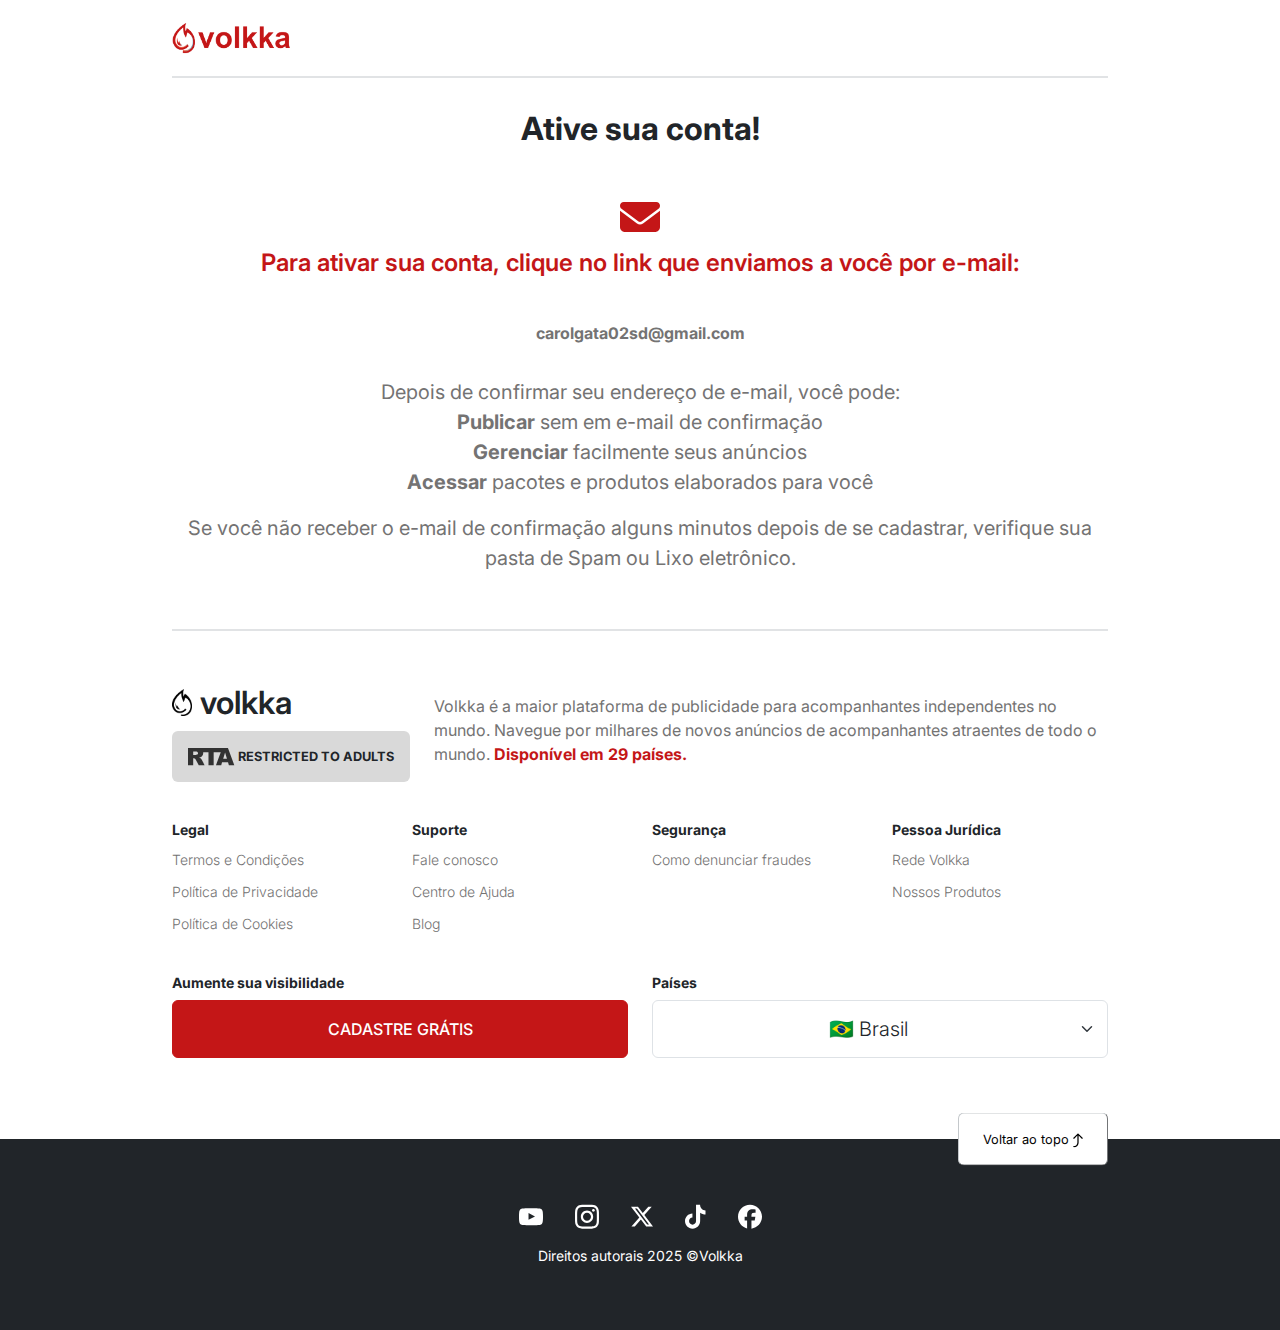
<file: Volkka/ativarConta.html>
<!doctype html>
<html lang="pt-br">

<head>
  <meta charset="utf-8">
  <meta name="viewport" content="width=device-width, initial-scale=1">

  <title>Ative sua conta!</title>

  <link href="css/bootstrap.css" rel="stylesheet">

  <!-- Favicon -->
  <link rel="icon" type="image/png" href="media/favicon.png" />
  <!---------------->

  <!-- Font style -->
  <link rel="preconnect" href="https://fonts.googleapis.com">
  <link rel="preconnect" href="https://fonts.gstatic.com" crossorigin>
  <link href="https://fonts.googleapis.com/css2?family=Inter:ital,opsz,wght@0,14..32,100..900;1,14..32,100..900&display=swap" rel="stylesheet">
  <!---------------->

  <!-- CSS Slick Carroceis -->
  <link rel="stylesheet" type="text/css" href="css/slick-theme.css"/>
  <link rel="stylesheet" type="text/css" href="css/slick.css"/>
  <!------------------------->
</head>

<body>
  <!-- Sessão 1 -->
  <nav class="navbar pb-3 pt-3">
    <div class="container">
      <a class="navbar-brand" href="index.html">
        <img src="media/Logo-Principal.png" width="120" alt="">
      </a>
    </div>
    <div class="container">
      <hr class="w-100 border border-secondary-subtle border-0_5 opacity-50 mb-3">
    </div>
  </nav>
  <!-- Fim sessão 1 -->

  <!-- Sessão 2 -->
  <div class="container mb-5">
    <h1 class="fs-2 fw-bold text-center mb-5">
      Ative sua conta!
    </h1>
    <div class="d-flex justify-content-center align-items-center flex-column">
      <svg fill="#c41617" xmlns="http://www.w3.org/2000/svg" width="40" viewBox="0 0 512 512">
        <path d="M48 64C21.5 64 0 85.5 0 112c0 15.1 7.1 29.3 19.2 38.4L236.8 313.6c11.4 8.5 27 8.5 38.4 0L492.8 150.4c12.1-9.1 19.2-23.3 19.2-38.4c0-26.5-21.5-48-48-48L48 64zM0 176L0 384c0 35.3 28.7 64 64 64l384 0c35.3 0 64-28.7 64-64l0-208L294.4 339.2c-22.8 17.1-54 17.1-76.8 0L0 176z"/>
      </svg>
      <p class="text-center fs-4 fw-semibold text-red mt-2">
        Para ativar sua conta, clique no link que enviamos a você por e-mail:
      </p>
      <p class="text-center fs-6 fw-bold text-gray my-4">
        carolgata02sd@gmail.com
      </p>
      <p class="text-center fs-5 text-gray my-2">
        Depois de confirmar seu endereço de e-mail, você pode: <br/>
        <strong>Publicar</strong> sem em e-mail de confirmação <br/>
        <strong>Gerenciar</strong> facilmente seus anúncios <br/>
        <strong>Acessar</strong> pacotes e produtos elaborados para você
      </p>
      <p class="text-center fs-5 text-gray my-2">
        Se você não receber o e-mail de confirmação alguns minutos depois de se cadastrar,
        verifique sua pasta de Spam ou Lixo eletrônico.
      </p>
    </div>
    <hr class="container border border-secondary-subtle border-0_5 opacity-50 my-5">
  </div>
  <!-- Fim Sessão 2 -->

  <!-- Footer -->
  <footer>
    <div class="container d-flex align-items-start align-items-md-center flex-column flex-md-row">
      <div class="d-flex flex-column">
        <a href="#" class="text-decoration-none link-dark m-0 p-0">
          <p class="fs-2 fw-semibold d-flex align-items-center gap-2 m-0 p-0">
            <img src="media/logo-fogo-preto.png" width="20" alt="">
            volkka
          </p>
        </a>
        <p class="fw-bold fs-7 bg-badge p-3 rounded-2 mt-1" style="width: 238px;">
          <svg width="47" height="18" viewBox="0 0 47 18" fill="none" xmlns="http://www.w3.org/2000/svg">
            <path fill-rule="evenodd" clip-rule="evenodd"
              d="M11.18 9.64732C11.1769 9.64742 11.1755 9.64698 11.1755 9.64607L11.18 9.64732Z" fill="#323232"></path>
            <path fill-rule="evenodd" clip-rule="evenodd"
              d="M-0.00317383 0.0963287V17.1546H5.18948V10.2293H5.9828C6.45968 10.2293 6.79388 10.4709 7.04412 10.6518L7.0646 10.6667C7.26654 10.8125 7.53338 11.2134 7.64156 11.3956L10.7427 17.1546H16.5845C15.695 15.4172 13.916 11.9788 13.7718 11.7601C13.6437 11.5659 13.0145 10.6302 12.5097 10.2657C12.0946 9.96606 11.4938 9.73338 11.18 9.64732C11.1769 9.64742 11.1755 9.64698 11.1755 9.64607L11.18 9.64732C11.2186 9.64598 11.5126 9.55944 12.4736 9.20868C13.9521 8.66902 14.6012 7.42266 14.9257 6.73012C15.1853 6.17609 15.2142 5.05345 15.2142 4.32446H20.479V17.1546H25.6716V4.25156H32.7394L27.9795 17.1546H33.2442L34.0375 14.3116H40.0235L40.889 17.1546H46.298L39.9514 0.0963287H-0.00317383ZM35.1915 10.6667L37.0666 4.54315L38.9417 10.6667H35.1915ZM5.18948 3.52257V7.02171H7.64156C7.93004 7.02171 8.83155 6.87592 9.33639 6.58432C9.84123 6.29273 10.0215 5.49084 10.0215 5.19924C10.0215 4.90765 9.91335 4.39736 9.44457 3.95996C9.06954 3.61005 8.00216 3.52257 7.64156 3.52257H5.18948Z"
              fill="#323232"></path>
          </svg>
          RESTRICTED TO ADULTS
        </p>
      </div>
      <p class="fs-6 text-start text-gray ms-0 ms-md-4">
        Volkka é a maior plataforma de publicidade para acompanhantes independentes no mundo. Navegue por milhares de
        novos anúncios de acompanhantes atraentes de todo o mundo. <a href="#" class="link-red link-red:hover fw-bold">Disponível em 29 países.</a>
      </p>
    </div>

    <div class="container">
      <div class="row mt-4">

        <div class="col-6 col-md-3">
          <h5 class="h7 fw-bold mb-2">
            Legal
          </h5>
          <ul class="list-unstyled">
            <li class="mb-2">
              <a href="#" class="link-gray link-red:hover fw-light fs-9">
                <span>Termos e Condições</span>
              </a>
            </li>
            <li class="mb-2">
              <a href="#" class="link-gray link-red:hover fw-light fs-9">
                <span>Política de Privacidade</span>
              </a>
            </li>
            <li class="mb-2">
              <a href="#" class="link-gray link-red:hover fw-light fs-9">
                <span>Política de Cookies</span>
              </a>
            </li>
          </ul>
        </div>

        <div class="col-6 col-md-3">
          <h5 class="h7 fw-bold mb-2">
            Suporte
          </h5>
          <ul class="list-unstyled">
            <li class="mb-2">
              <a href="#" class="link-gray link-red:hover fw-light fs-9">
                <span>Fale conosco</span>
              </a>
            </li>
            <li class="mb-2">
              <a href="#" class="link-gray link-red:hover fw-light fs-9">
                <span>Centro de Ajuda</span>
              </a>
            </li>
            <li class="mb-2">
              <a href="#" class="link-gray link-red:hover fw-light fs-9">
                <span>Blog</span>
              </a>
            </li>
          </ul>
        </div>

        <div class="col-6 col-md-3">
          <h5 class="h7 fw-bold mb-2">
            Segurança
          </h5>
          <ul class="list-unstyled">
            <li class="mb-2">
              <a href="#" class="link-gray link-red:hover fw-light fs-9">
                <span>Como denunciar fraudes</span>
              </a>
            </li>
          </ul>
        </div>

        <div class="col-6 col-md-3">
          <h5 class="h7 fw-bold mb-2">
            Pessoa Jurídica
          </h5>
          <ul class="list-unstyled">
            <li class="mb-2">
              <a href="#" class="link-gray link-red:hover fw-light fs-9">
                <span>Rede Volkka</span>
              </a>
            </li>
            <li class="mb-2">
              <a href="#" class="link-gray link-red:hover fw-light fs-9">
                <span>Nossos Produtos</span>
              </a>
            </li>
          </ul>
        </div>

      </div>

      <div class="row mt-4">

        <div class="col-md-6 col-sm-12 mb-4">
          <h5 class="h7 fw-bold mb-2">
            Aumente sua visibilidade
          </h5>
          <button type="button" class="w-100 fs-6 btn btn-red rounded-2 fw-medium px-5 py-3" onclick="window.location.href='Cadastrar-se.html';">
            CADASTRE GRÁTIS
          </button>
        </div>

        <div class="col-md-6 col-sm-12 mb-4">
          <h5 class="h7 fw-bold mb-2">
            Países
          </h5>
          <div class="w-100">
            <select class="fs-5 w-100 form-select text-center w-100 rounded-2 fw-light" style="padding-top: 13px; padding-bottom: 13px;">
              <option value="DE" data-url="https://de.Volkka.com">
                🇩🇪
                Alemanha
              </option>
              <option value="AR" data-url="https://ar.Volkka.com">
                🇦🇷
                Argentina
              </option>
              <option value="AU" data-url="https://www.Volkka.com.au">
                🇦🇺
                Austrália
              </option>
              <option value="BO" data-url="https://bo.Volkka.com">
                🇧🇴
                Bolívia
              </option>
              <option value="BR" data-url="https://br.Volkka.com" selected="selected">
                🇧🇷
                Brasil
              </option>
              <option value="CL" data-url="https://cl.Volkka.com">
                🇨🇱
                Chile
              </option>
              <option value="CY" data-url="https://www.Volkka.cy">
                🇨🇾
                Chipre
              </option>
              <option value="CO" data-url="https://www.Volkka.com.co">
                🇨🇴
                Colômbia
              </option>
              <option value="CR" data-url="https://cr.Volkka.com">
                🇨🇷
                Costa Rica
              </option>
              <option value="EC" data-url="https://ec.Volkka.com">
                🇪🇨
                Equador
              </option>
              <option value="ES" data-url="https://es.Volkka.com">
                🇪🇸
                Espanha
              </option>
              <option value="GR" data-url="https://www.Volkka.gr">
                🇬🇷
                Grécia
              </option>
              <option value="GT" data-url="https://gt.Volkka.com">
                🇬🇹
                Guatemala
              </option>
              <option value="NL" data-url="https://nl.Volkka.com">
                🇳🇱
                Holanda
              </option>
              <option value="IE" data-url="https://ie.Volkka.com">
                🇮🇪
                Irlanda
              </option>
              <option value="IT" data-url="https://www.bakecaincontrii.com">
                🇮🇹
                Itália
              </option>
              <option value="MX" data-url="https://mx.Volkka.com">
                🇲🇽
                México
              </option>
              <option value="NZ" data-url="https://nz.Volkka.com">
                🇳🇿
                Nova Zelândia
              </option>
              <option value="PA" data-url="https://www.Volkka.com.pa">
                🇵🇦
                Panamá
              </option>
              <option value="PY" data-url="https://py.Volkka.com">
                🇵🇾
                Paraguai
              </option>
              <option value="PE" data-url="https://www.Volkka.com.pe">
                🇵🇪
                Peru
              </option>
              <option value="PT" data-url="https://www.Volkka.pt">
                🇵🇹
                Portugal
              </option>
              <option value="GB" data-url="https://uk.Volkka.com">
                🇬🇧
                Reino Unido
              </option>
              <option value="DO" data-url="https://do.Volkka.com">
                🇩🇴
                República Dominicana
              </option>
              <option value="SG" data-url="https://www.Volkkasingapore.com.sg">
                🇸🇬
                Singapura
              </option>
              <option value="CH" data-url="https://ch.Volkka.com">
                🇨🇭
                Suíça
              </option>
              <option value="UY" data-url="https://uy.Volkka.com">
                🇺🇾
                Uruguai
              </option>
              <option value="VE" data-url="https://vn.Volkka.com">
                🇻🇪
                Venezuela
              </option>
              <option value="IN" data-url="https://www.Volkka.in">
                🇮🇳
                Índia
              </option>
            </select>
          </div>
        </div>
      </div>

    </div>

    <div class="container mt-1 d-flex justify-content-end" style="transform: translateY(50%);">
      <button class="fs-7 border-1 rounded-2 py-3 px-4 border-secondary-subtle bg-white" role="button"
        aria-label="Back to top" onclick="javascript:window.scrollTo({top: 0,behavior: 'smooth'})">
        Voltar ao topo
        <svg width="10" height="15" viewBox="0 0 10 15" fill="none" xmlns="http://www.w3.org/2000/svg">
          <path fill-rule="evenodd" clip-rule="evenodd"
            d="M9.60845 6.09103C9.85252 5.84695 9.85252 5.45122 9.60845 5.20715L5.44178 1.04048C5.1977 0.796402 4.80197 0.796402 4.5579 1.04048L0.391229 5.20715C0.147152 5.45122 0.147152 5.84695 0.391229 6.09103C0.635306 6.33511 1.03104 6.33511 1.27511 6.09103L4.37484 2.99131L4.37484 9.81576C4.37484 10.4102 4.19137 11.3157 3.65929 12.0547C3.15017 12.7619 2.29614 13.3574 0.833171 13.3574C0.487993 13.3574 0.208171 13.6372 0.208171 13.9824C0.208171 14.3276 0.487993 14.6074 0.833171 14.6074C2.70354 14.6074 3.93284 13.8141 4.67371 12.7851C5.39164 11.788 5.62484 10.6102 5.62484 9.81576L5.62484 2.99131L8.72456 6.09103C8.96864 6.33511 9.36437 6.33511 9.60845 6.09103Z"
            fill="black">
          </path>
        </svg>
      </button>
    </div>

    <div class="bg-dark py-5">
      <div class="container d-flex justify-content-center flex-column">
        <div class="d-flex justify-content-center">
          <a class="p-3" target="_blank" data-href="https://www.youtube.com/channel/UCEuH7bRlBuyuJRGQmoIl95A">
            <svg width="24" height="18" viewBox="0 0 24 18" fill="none" xmlns="http://www.w3.org/2000/svg">
              <path d="M23.7609 3.93223C23.7609 3.93223 23.5266 2.27754 22.8047 1.55098C21.8906 0.594727 20.8688 0.590039 20.4 0.533789C17.0438 0.290039 12.0047 0.290039 12.0047 0.290039H11.9953C11.9953 0.290039 6.95625 0.290039 3.6 0.533789C3.13125 0.590039 2.10938 0.594727 1.19531 1.55098C0.473438 2.27754 0.24375 3.93223 0.24375 3.93223C0.24375 3.93223 0 5.87754 0 7.81816V9.63691C0 11.5775 0.239062 13.5229 0.239062 13.5229C0.239062 13.5229 0.473437 15.1775 1.19062 15.9041C2.10469 16.8604 3.30469 16.8275 3.83906 16.9307C5.76094 17.1135 12 17.1697 12 17.1697C12 17.1697 17.0438 17.1604 20.4 16.9213C20.8688 16.865 21.8906 16.8604 22.8047 15.9041C23.5266 15.1775 23.7609 13.5229 23.7609 13.5229C23.7609 13.5229 24 11.5822 24 9.63691V7.81816C24 5.87754 23.7609 3.93223 23.7609 3.93223ZM9.52031 11.8447V5.09941L16.0031 8.48379L9.52031 11.8447Z" fill="white"></path>
            </svg>
          </a>
          <a class="p-3" target="_blank" data-href="https://Volkka.link/insta-br">
            <svg width="24" height="25" viewBox="0 0 24 25" fill="none" xmlns="http://www.w3.org/2000/svg">
              <path d="M12 2.89336C15.2063 2.89336 15.5859 2.90742 16.8469 2.96367C18.0188 3.01523 18.6516 3.21211 19.0734 3.37617C19.6313 3.5918 20.0344 3.8543 20.4516 4.27148C20.8734 4.69336 21.1313 5.0918 21.3469 5.64961C21.5109 6.07148 21.7078 6.70898 21.7594 7.87617C21.8156 9.1418 21.8297 9.52148 21.8297 12.723C21.8297 15.9293 21.8156 16.309 21.7594 17.5699C21.7078 18.7418 21.5109 19.3746 21.3469 19.7965C21.1313 20.3543 20.8688 20.7574 20.4516 21.1746C20.0297 21.5965 19.6313 21.8543 19.0734 22.0699C18.6516 22.234 18.0141 22.4309 16.8469 22.4824C15.5813 22.5387 15.2016 22.5527 12 22.5527C8.79375 22.5527 8.41406 22.5387 7.15313 22.4824C5.98125 22.4309 5.34844 22.234 4.92656 22.0699C4.36875 21.8543 3.96563 21.5918 3.54844 21.1746C3.12656 20.7527 2.86875 20.3543 2.65313 19.7965C2.48906 19.3746 2.29219 18.7371 2.24063 17.5699C2.18438 16.3043 2.17031 15.9246 2.17031 12.723C2.17031 9.5168 2.18438 9.13711 2.24063 7.87617C2.29219 6.7043 2.48906 6.07148 2.65313 5.64961C2.86875 5.0918 3.13125 4.68867 3.54844 4.27148C3.97031 3.84961 4.36875 3.5918 4.92656 3.37617C5.34844 3.21211 5.98594 3.01523 7.15313 2.96367C8.41406 2.90742 8.79375 2.89336 12 2.89336ZM12 0.732422C8.74219 0.732422 8.33438 0.746484 7.05469 0.802734C5.77969 0.858984 4.90313 1.06523 4.14375 1.36055C3.35156 1.66992 2.68125 2.07773 2.01563 2.74805C1.34531 3.41367 0.9375 4.08398 0.628125 4.87148C0.332812 5.63555 0.126563 6.50742 0.0703125 7.78242C0.0140625 9.0668 0 9.47461 0 12.7324C0 15.9902 0.0140625 16.398 0.0703125 17.6777C0.126563 18.9527 0.332812 19.8293 0.628125 20.5887C0.9375 21.3809 1.34531 22.0512 2.01563 22.7168C2.68125 23.3824 3.35156 23.7949 4.13906 24.0996C4.90313 24.3949 5.775 24.6012 7.05 24.6574C8.32969 24.7137 8.7375 24.7277 11.9953 24.7277C15.2531 24.7277 15.6609 24.7137 16.9406 24.6574C18.2156 24.6012 19.0922 24.3949 19.8516 24.0996C20.6391 23.7949 21.3094 23.3824 21.975 22.7168C22.6406 22.0512 23.0531 21.3809 23.3578 20.5934C23.6531 19.8293 23.8594 18.9574 23.9156 17.6824C23.9719 16.4027 23.9859 15.9949 23.9859 12.7371C23.9859 9.4793 23.9719 9.07148 23.9156 7.7918C23.8594 6.5168 23.6531 5.64023 23.3578 4.88086C23.0625 4.08398 22.6547 3.41367 21.9844 2.74805C21.3188 2.08242 20.6484 1.66992 19.8609 1.36523C19.0969 1.06992 18.225 0.863672 16.95 0.807422C15.6656 0.746484 15.2578 0.732422 12 0.732422Z" fill="white"></path>
              <path d="M12 6.56836C8.59688 6.56836 5.83594 9.3293 5.83594 12.7324C5.83594 16.1355 8.59688 18.8965 12 18.8965C15.4031 18.8965 18.1641 16.1355 18.1641 12.7324C18.1641 9.3293 15.4031 6.56836 12 6.56836ZM12 16.7309C9.79219 16.7309 8.00156 14.9402 8.00156 12.7324C8.00156 10.5246 9.79219 8.73398 12 8.73398C14.2078 8.73398 15.9984 10.5246 15.9984 12.7324C15.9984 14.9402 14.2078 16.7309 12 16.7309Z" fill="white"></path>
              <path d="M19.8469 6.32481C19.8469 7.12168 19.2 7.76387 18.4078 7.76387C17.6109 7.76387 16.9688 7.11699 16.9688 6.32481C16.9688 5.52793 17.6156 4.88574 18.4078 4.88574C19.2 4.88574 19.8469 5.53262 19.8469 6.32481Z" fill="white"></path>
            </svg>
          </a>
          <a class="p-3" target="_blank" data-href="https://Volkka.link/twitterbrasil">
            <svg width="22" height="21" viewBox="0 0 22 21" fill="none" xmlns="http://www.w3.org/2000/svg">
              <path d="M17.3263 0.63623H20.6998L13.3297 9.05972L22 20.5222H15.2112L9.89404 13.5703L3.80995 20.5222H0.434432L8.31743 11.5123L0 0.63623H6.96111L11.7674 6.99056L17.3263 0.63623ZM16.1423 18.503H18.0116L5.94539 2.54936H3.93946L16.1423 18.503Z" fill="white"></path>
            </svg>
          </a>
          <a class="p-3" target="_blank" data-href="https://www.tiktok.com/@Volkkabrasil">
            <svg width="21" height="25" viewBox="0 0 21 25" fill="none" xmlns="http://www.w3.org/2000/svg">
              <path d="M15.0725 0.732422H11.0278V17.0802C11.0278 19.0281 9.47219 20.6281 7.53626 20.6281C5.60034 20.6281 4.04469 19.0281 4.04469 17.0802C4.04469 15.1672 5.56577 13.602 7.43257 13.5324V9.42809C3.31872 9.49762 0 12.8716 0 17.0802C0 21.3238 3.38786 24.7324 7.57085 24.7324C11.7538 24.7324 15.1416 21.289 15.1416 17.0802V8.69762C16.6627 9.81069 18.5295 10.4716 20.5 10.5064V6.40199C17.4579 6.29764 15.0725 3.79329 15.0725 0.732422Z" fill="white"></path>
            </svg>
          </a>
          <a class="p-3" target="_blank" data-href="https://www.facebook.com/VolkkaBrasil">
            <svg width="24" height="25" viewBox="0 0 24 25" fill="none" xmlns="http://www.w3.org/2000/svg">
              <path d="M12 0.732422C5.37264 0.732422 0 6.10506 0 12.7324C0 18.3599 3.87456 23.0822 9.10128 24.3791V16.3996H6.62688V12.7324H9.10128V11.1523C9.10128 7.06794 10.9498 5.17482 14.9597 5.17482C15.72 5.17482 17.0318 5.3241 17.5685 5.4729V8.7969C17.2853 8.76714 16.7933 8.75226 16.1822 8.75226C14.2147 8.75226 13.4544 9.4977 13.4544 11.4355V12.7324H17.3741L16.7006 16.3996H13.4544V24.6446C19.3963 23.927 24.0005 18.8678 24.0005 12.7324C24 6.10506 18.6274 0.732422 12 0.732422Z" fill="white"></path>
            </svg>
          </a>
        </div>

        <div>
          <p class="text-center text-white fs-9">
            Direitos autorais 2025 ©Volkka
          </p>
        </div>
      </div>
    </div>
  </footer>
  <!-- Fim Footer -->

  <!-- Modal Login -->
  <div class="modal fade" id="exampleModal" tabindex="-1" aria-labelledby="exampleModalLabel" aria-hidden="true">
    <div class="modal-dialog modal-dialog-centered">
      <div class="modal-content">
        <div class="modal-header bg-light">
          <h1 class="modal-title fs-5" id="exampleModalLabel">
            Acesse Volkka!
          </h1>
          <button type="button" class="btn-close" data-bs-dismiss="modal" aria-label="Close"></button>
        </div>
        <div class="modal-body w-100 pb-5 pt-4">
          <p class="text-center fs-5">
            <strong>Publique e gerencie</strong> todos os seus anúncios
          </p>
          <div class="w-100 d-flex flex-column justify-content-center align-items-center mt-5">
            <p class="fs-7 fw-light">
              Já tem uma conta?
            </p>
            <button type="button" class="w-75 py-2 fs-7 btn btn-pink rounded-4 fw-medium">
              <svg xmlns="http://www.w3.org/2000/svg" fill="none" viewBox="0 0 24 24" stroke-width="1.5" stroke="currentColor" width="18px" height="18px">
                <path stroke-linecap="round" stroke-linejoin="round" d="M15.75 9V5.25A2.25 2.25 0 0013.5 3h-6a2.25 2.25 0 00-2.25 2.25v13.5A2.25 2.25 0 007.5 21h6a2.25 2.25 0 002.25-2.25V15m3 0l3-3m0 0l-3-3m3 3H9"></path>
              </svg>
              FAZER LOGIN
            </button>
          </div>
          <div class="w-100 d-flex flex-column justify-content-center align-items-center mt-4">
            <p class="fs-7 fw-light">
              Ainda não tem um conta?
            </p>
            <button type="button" class="w-75 py-2 fs-7 btn btn-outline-pink rounded-4 fw-medium">
              <svg xmlns="http://www.w3.org/2000/svg" fill="none" viewBox="0 0 24 24" stroke-width="1.5" stroke="currentColor" width="18px" height="18px">
                <path stroke-linecap="round" stroke-linejoin="round" d="M16.862 4.487l1.687-1.688a1.875 1.875 0 112.652 2.652L10.582 16.07a4.5 4.5 0 01-1.897 1.13L6 18l.8-2.685a4.5 4.5 0 011.13-1.897l8.932-8.931zm0 0L19.5 7.125M18 14v4.75A2.25 2.25 0 0115.75 21H5.25A2.25 2.25 0 013 18.75V8.25A2.25 2.25 0 015.25 6H10"></path>
              </svg>
              CADASTRE-SE
            </button>
          </div>
        </div>
      </div>
    </div>
  </div>

  <script src="js/bootstrap.bundle.js"></script>
</body>

</html>
</file>
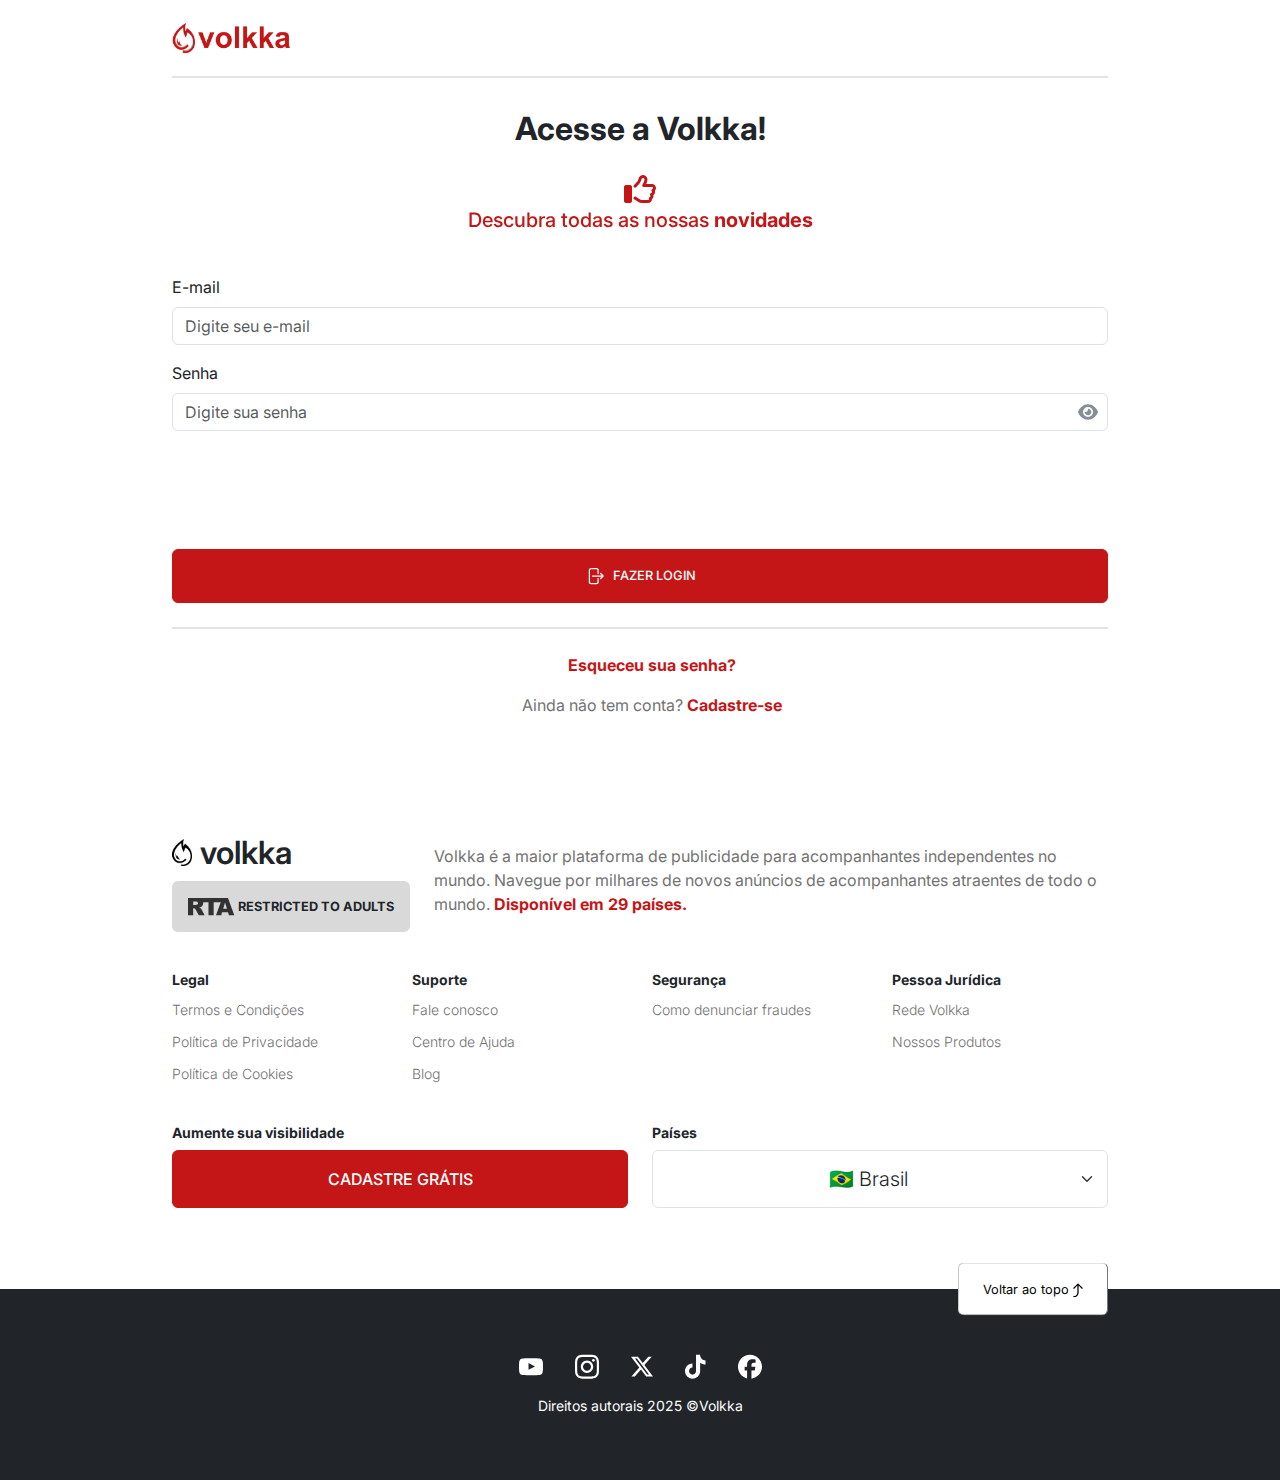
<file: Volkka/login.html>
<!doctype html>
<html lang="pt-br">

<head>
  <meta charset="utf-8">
  <meta name="viewport" content="width=device-width, initial-scale=1">

  <title>Entre na Volkka</title>

  <link href="css/bootstrap.css" rel="stylesheet">

  <!-- Favicon -->
  <link rel="icon" type="image/png" href="media/favicon.png" />
  <!---------------->

  <!-- Font style -->
  <link rel="preconnect" href="https://fonts.googleapis.com">
  <link rel="preconnect" href="https://fonts.gstatic.com" crossorigin>
  <link href="https://fonts.googleapis.com/css2?family=Inter:ital,opsz,wght@0,14..32,100..900;1,14..32,100..900&display=swap" rel="stylesheet">
  <!---------------->

  <!-- CSS Slick Carroceis -->
  <link rel="stylesheet" type="text/css" href="css/slick-theme.css"/>
  <link rel="stylesheet" type="text/css" href="css/slick.css"/>
  <!------------------------->
</head>

<body>
  <!-- Sessão 1 -->
  <nav class="navbar pb-3 pt-3">
    <div class="container">
      <a class="navbar-brand" href="index.html">
        <img src="media/Logo-Principal.png" width="120" alt="">
      </a>
    </div>
    <div class="container">
      <hr class="w-100 border border-secondary-subtle border-0_5 opacity-50 mb-3">
    </div>
  </nav>
  <!-- Fim sessão 1 -->

  <!-- Sessão 2 -->
  <div class="container mb-4">
    <h1 class="fs-2 fw-bold text-center mb-4">
      Acesse a Volkka!
    </h1>
    <div id="carouselExampleAutoplaying" class="carousel slide" data-bs-ride="carousel">
      <div class="carousel-inner">
        <div class="carousel-item active">
          <div class="d-flex flex-column align-items-center">
            <svg xmlns="http://www.w3.org/2000/svg" height="32" width="32" viewBox="0 0 512 512">
              <path fill="#c41617" d="M323.8 34.8c-38.2-10.9-78.1 11.2-89 49.4l-5.7 20c-3.7 13-10.4 25-19.5 35l-51.3 56.4c-8.9 9.8-8.2 25 1.6 33.9s25 8.2 33.9-1.6l51.3-56.4c14.1-15.5 24.4-34 30.1-54.1l5.7-20c3.6-12.7 16.9-20.1 29.7-16.5s20.1 16.9 16.5 29.7l-5.7 20c-5.7 19.9-14.7 38.7-26.6 55.5c-5.2 7.3-5.8 16.9-1.7 24.9s12.3 13 21.3 13L448 224c8.8 0 16 7.2 16 16c0 6.8-4.3 12.7-10.4 15c-7.4 2.8-13 9-14.9 16.7s.1 15.8 5.3 21.7c2.5 2.8 4 6.5 4 10.6c0 7.8-5.6 14.3-13 15.7c-8.2 1.6-15.1 7.3-18 15.2s-1.6 16.7 3.6 23.3c2.1 2.7 3.4 6.1 3.4 9.9c0 6.7-4.2 12.6-10.2 14.9c-11.5 4.5-17.7 16.9-14.4 28.8c.4 1.3 .6 2.8 .6 4.3c0 8.8-7.2 16-16 16l-97.5 0c-12.6 0-25-3.7-35.5-10.7l-61.7-41.1c-11-7.4-25.9-4.4-33.3 6.7s-4.4 25.9 6.7 33.3l61.7 41.1c18.4 12.3 40 18.8 62.1 18.8l97.5 0c34.7 0 62.9-27.6 64-62c14.6-11.7 24-29.7 24-50c0-4.5-.5-8.8-1.3-13c15.4-11.7 25.3-30.2 25.3-51c0-6.5-1-12.8-2.8-18.7C504.8 273.7 512 257.7 512 240c0-35.3-28.6-64-64-64l-92.3 0c4.7-10.4 8.7-21.2 11.8-32.2l5.7-20c10.9-38.2-11.2-78.1-49.4-89zM32 192c-17.7 0-32 14.3-32 32L0 448c0 17.7 14.3 32 32 32l64 0c17.7 0 32-14.3 32-32l0-224c0-17.7-14.3-32-32-32l-64 0z"/>
            </svg>
            <p class="text-center fw-medium fs-5 text-red">
              Descubra todas as nossas <strong>novidades</strong>
            </p>
          </div>
        </div>
        <div class="carousel-item">
          <div class="d-flex flex-column align-items-center">
            <svg xmlns="http://www.w3.org/2000/svg" height="32" width="32" viewBox="0 0 512 512">
              <path fill="#c41617" d="M480 32c0-12.9-7.8-24.6-19.8-29.6s-25.7-2.2-34.9 6.9L381.7 53c-48 48-113.1 75-181 75l-8.7 0-32 0-96 0c-35.3 0-64 28.7-64 64l0 96c0 35.3 28.7 64 64 64l0 128c0 17.7 14.3 32 32 32l64 0c17.7 0 32-14.3 32-32l0-128 8.7 0c67.9 0 133 27 181 75l43.6 43.6c9.2 9.2 22.9 11.9 34.9 6.9s19.8-16.6 19.8-29.6l0-147.6c18.6-8.8 32-32.5 32-60.4s-13.4-51.6-32-60.4L480 32zm-64 76.7L416 240l0 131.3C357.2 317.8 280.5 288 200.7 288l-8.7 0 0-96 8.7 0c79.8 0 156.5-29.8 215.3-83.3z"/>
            </svg>
            <p class="text-center fw-medium fs-5 text-red">
              Ative nossas <strong>promoções</strong> exclusivas
            </p>
          </div>
        </div>
        <div class="carousel-item">
          <div class="d-flex flex-column align-items-center">
            <svg xmlns="http://www.w3.org/2000/svg" height="32" width="32" viewBox="0 0 512 512">
              <path fill="#c41617" d="M64 64c0-17.7-14.3-32-32-32S0 46.3 0 64L0 400c0 44.2 35.8 80 80 80l400 0c17.7 0 32-14.3 32-32s-14.3-32-32-32L80 416c-8.8 0-16-7.2-16-16L64 64zm406.6 86.6c12.5-12.5 12.5-32.8 0-45.3s-32.8-12.5-45.3 0L320 210.7l-57.4-57.4c-12.5-12.5-32.8-12.5-45.3 0l-112 112c-12.5 12.5-12.5 32.8 0 45.3s32.8 12.5 45.3 0L240 221.3l57.4 57.4c12.5 12.5 32.8 12.5 45.3 0l128-128z"/>
            </svg>
            <p class="text-center fw-medium fs-5 text-red">
              <strong>Publique e gerencie</strong> todos os seus anúncios
            </p>
          </div>
        </div>
      </div>
    </div>
  </div>
  <!-- Fim Sessão 2 -->

  <!-- Sessão 3 -->
  <form class="container w-md-25 w-sm-100 d-flex flex-column mb-5">
    <div class="mb-3">
      <label for="exampleFormControlInput1" class="form-label">E-mail</label>
      <input type="email" class="form-control" id="exampleFormControlInput1" placeholder="Digite seu e-mail">
    </div>

    <div class="mb-3">
      <label for="exampleFormControlInput1" class="form-label">Senha</label>
      <div class="password-container">
        <input type="password" class="form-control" id="senha" placeholder="Digite sua senha" onkeyup="validarSenha()">
        <svg width="20" fill="#868e96" xmlns="http://www.w3.org/2000/svg" viewBox="0 0 576 512" class="toggle-password" onclick="toggleSenha()">
          <path d="M288 32c-80.8 0-145.5 36.8-192.6 80.6C48.6 156 17.3 208 2.5 243.7c-3.3 7.9-3.3 16.7 0 24.6C17.3 304 48.6 356 95.4 399.4C142.5 443.2 207.2 480 288 480s145.5-36.8 192.6-80.6c46.8-43.5 78.1-95.4 93-131.1c3.3-7.9 3.3-16.7 0-24.6c-14.9-35.7-46.2-87.7-93-131.1C433.5 68.8 368.8 32 288 32zM144 256a144 144 0 1 1 288 0 144 144 0 1 1 -288 0zm144-64c0 35.3-28.7 64-64 64c-7.1 0-13.9-1.2-20.3-3.3c-5.5-1.8-11.9 1.6-11.7 7.4c.3 6.9 1.3 13.8 3.2 20.7c13.7 51.2 66.4 81.6 117.6 67.9s81.6-66.4 67.9-117.6c-11.1-41.5-47.8-69.4-88.6-71.1c-5.8-.2-9.2 6.1-7.4 11.7c2.1 6.4 3.3 13.2 3.3 20.3z"/>
        </svg>
      </div>
    </div>

    <iframe src="https://newassets.hcaptcha.com/captcha/v1/f4592953492b5a391687e8c5f1b4a79dd2cf26ae/static/hcaptcha.html#frame=checkbox&amp;id=0yfb5tnldyvq&amp;host=br.Volkka.com&amp;sentry=true&amp;reportapi=https%3A%2F%2Faccounts.hcaptcha.com&amp;recaptchacompat=off&amp;custom=false&amp;hl=pt&amp;tplinks=on&amp;pstissuer=https%3A%2F%2Fpst-issuer.hcaptcha.com&amp;sitekey=ced407c5-238b-4144-9b59-4dcd58092d36&amp;size=normal&amp;theme=light&amp;origin=https%3A%2F%2Fbr.Volkka.com" tabindex="0" frameborder="0" scrolling="no" allow="private-state-token-issuance 'src'; private-state-token-redemption 'src'" title="Widget contendo caixa de seleção para desafio de segurança hCaptcha" data-hcaptcha-widget-id="0yfb5tnldyvq" data-hcaptcha-response="" style="pointer-events: auto; background-color: rgba(255, 255, 255, 0); width: 303px; height: 78px; overflow: hidden;"></iframe>
    
    <button type="submit" class="py-3 fs-7 btn btn-red rounded-2 fw-medium mt-4 d-flex align-items-center justify-content-center gap-2">
      <svg xmlns="http://www.w3.org/2000/svg" fill="none" viewBox="0 0 24 24" stroke-width="1.5" stroke="currentColor" height="20px">
        <path stroke-linecap="round" stroke-linejoin="round" d="M15.75 9V5.25A2.25 2.25 0 0013.5 3h-6a2.25 2.25 0 00-2.25 2.25v13.5A2.25 2.25 0 007.5 21h6a2.25 2.25 0 002.25-2.25V15m3 0l3-3m0 0l-3-3m3 3H9"></path>
      </svg>
      FAZER LOGIN
    </button>

    <hr class="container border border-secondary-subtle border-0_5 opacity-50 mb-4 mt-4">

    <div class="d-flex flex-column align-items-center mb-5">
      <p class="fs-6 text-start text-gray ms-0 ms-md-4">
        <a href="#" class="link-red link-red:hover fw-bold">Esqueceu sua senha?</a>
      </p>
      <p class="fs-6 text-start text-gray ms-0 ms-md-4">
        Ainda não tem conta? <a href="https://rodolforodrigues.net/sites/Volkka/Cadastrar-se.html" class="link-red link-red:hover fw-bold">Cadastre-se</a>
      </p>
    </div>
    
  </form>
  <!-- Fim Sessão 3 -->

  <!-- Footer -->
  <footer>
    <div class="container d-flex align-items-start align-items-md-center flex-column flex-md-row">
      <div class="d-flex flex-column">
        <a href="#" class="text-decoration-none link-dark m-0 p-0">
          <p class="fs-2 fw-semibold d-flex align-items-center gap-2 m-0 p-0">
            <img src="media/logo-fogo-preto.png" width="20" alt="">
            volkka
          </p>
        </a>
        <p class="fw-bold fs-7 bg-badge p-3 rounded-2 mt-1" style="width: 238px;">
          <svg width="47" height="18" viewBox="0 0 47 18" fill="none" xmlns="http://www.w3.org/2000/svg">
            <path fill-rule="evenodd" clip-rule="evenodd"
              d="M11.18 9.64732C11.1769 9.64742 11.1755 9.64698 11.1755 9.64607L11.18 9.64732Z" fill="#323232"></path>
            <path fill-rule="evenodd" clip-rule="evenodd"
              d="M-0.00317383 0.0963287V17.1546H5.18948V10.2293H5.9828C6.45968 10.2293 6.79388 10.4709 7.04412 10.6518L7.0646 10.6667C7.26654 10.8125 7.53338 11.2134 7.64156 11.3956L10.7427 17.1546H16.5845C15.695 15.4172 13.916 11.9788 13.7718 11.7601C13.6437 11.5659 13.0145 10.6302 12.5097 10.2657C12.0946 9.96606 11.4938 9.73338 11.18 9.64732C11.1769 9.64742 11.1755 9.64698 11.1755 9.64607L11.18 9.64732C11.2186 9.64598 11.5126 9.55944 12.4736 9.20868C13.9521 8.66902 14.6012 7.42266 14.9257 6.73012C15.1853 6.17609 15.2142 5.05345 15.2142 4.32446H20.479V17.1546H25.6716V4.25156H32.7394L27.9795 17.1546H33.2442L34.0375 14.3116H40.0235L40.889 17.1546H46.298L39.9514 0.0963287H-0.00317383ZM35.1915 10.6667L37.0666 4.54315L38.9417 10.6667H35.1915ZM5.18948 3.52257V7.02171H7.64156C7.93004 7.02171 8.83155 6.87592 9.33639 6.58432C9.84123 6.29273 10.0215 5.49084 10.0215 5.19924C10.0215 4.90765 9.91335 4.39736 9.44457 3.95996C9.06954 3.61005 8.00216 3.52257 7.64156 3.52257H5.18948Z"
              fill="#323232"></path>
          </svg>
          RESTRICTED TO ADULTS
        </p>
      </div>
      <p class="fs-6 text-start text-gray ms-0 ms-md-4">
        Volkka é a maior plataforma de publicidade para acompanhantes independentes no mundo. Navegue por milhares de
        novos anúncios de acompanhantes atraentes de todo o mundo. <a href="#" class="link-red link-red:hover fw-bold">Disponível em 29 países.</a>
      </p>
    </div>

    <div class="container">
      <div class="row mt-4">

        <div class="col-6 col-md-3">
          <h5 class="h7 fw-bold mb-2">
            Legal
          </h5>
          <ul class="list-unstyled">
            <li class="mb-2">
              <a href="#" class="link-gray link-red:hover fw-light fs-9">
                <span>Termos e Condições</span>
              </a>
            </li>
            <li class="mb-2">
              <a href="#" class="link-gray link-red:hover fw-light fs-9">
                <span>Política de Privacidade</span>
              </a>
            </li>
            <li class="mb-2">
              <a href="#" class="link-gray link-red:hover fw-light fs-9">
                <span>Política de Cookies</span>
              </a>
            </li>
          </ul>
        </div>

        <div class="col-6 col-md-3">
          <h5 class="h7 fw-bold mb-2">
            Suporte
          </h5>
          <ul class="list-unstyled">
            <li class="mb-2">
              <a href="#" class="link-gray link-red:hover fw-light fs-9">
                <span>Fale conosco</span>
              </a>
            </li>
            <li class="mb-2">
              <a href="#" class="link-gray link-red:hover fw-light fs-9">
                <span>Centro de Ajuda</span>
              </a>
            </li>
            <li class="mb-2">
              <a href="#" class="link-gray link-red:hover fw-light fs-9">
                <span>Blog</span>
              </a>
            </li>
          </ul>
        </div>

        <div class="col-6 col-md-3">
          <h5 class="h7 fw-bold mb-2">
            Segurança
          </h5>
          <ul class="list-unstyled">
            <li class="mb-2">
              <a href="#" class="link-gray link-red:hover fw-light fs-9">
                <span>Como denunciar fraudes</span>
              </a>
            </li>
          </ul>
        </div>

        <div class="col-6 col-md-3">
          <h5 class="h7 fw-bold mb-2">
            Pessoa Jurídica
          </h5>
          <ul class="list-unstyled">
            <li class="mb-2">
              <a href="#" class="link-gray link-red:hover fw-light fs-9">
                <span>Rede Volkka</span>
              </a>
            </li>
            <li class="mb-2">
              <a href="#" class="link-gray link-red:hover fw-light fs-9">
                <span>Nossos Produtos</span>
              </a>
            </li>
          </ul>
        </div>

      </div>

      <div class="row mt-4">

        <div class="col-md-6 col-sm-12 mb-4">
          <h5 class="h7 fw-bold mb-2">
            Aumente sua visibilidade
          </h5>
          <button type="button" class="w-100 fs-6 btn btn-red rounded-2 fw-medium px-5 py-3" onclick="window.location.href='Cadastrar-se.html';">
            CADASTRE GRÁTIS
          </button>
        </div>

        <div class="col-md-6 col-sm-12 mb-4">
          <h5 class="h7 fw-bold mb-2">
            Países
          </h5>
          <div class="w-100">
            <select class="fs-5 w-100 form-select text-center w-100 rounded-2 fw-light" style="padding-top: 13px; padding-bottom: 13px;">
              <option value="DE" data-url="https://de.Volkka.com">
                🇩🇪
                Alemanha
              </option>
              <option value="AR" data-url="https://ar.Volkka.com">
                🇦🇷
                Argentina
              </option>
              <option value="AU" data-url="https://www.Volkka.com.au">
                🇦🇺
                Austrália
              </option>
              <option value="BO" data-url="https://bo.Volkka.com">
                🇧🇴
                Bolívia
              </option>
              <option value="BR" data-url="https://br.Volkka.com" selected="selected">
                🇧🇷
                Brasil
              </option>
              <option value="CL" data-url="https://cl.Volkka.com">
                🇨🇱
                Chile
              </option>
              <option value="CY" data-url="https://www.Volkka.cy">
                🇨🇾
                Chipre
              </option>
              <option value="CO" data-url="https://www.Volkka.com.co">
                🇨🇴
                Colômbia
              </option>
              <option value="CR" data-url="https://cr.Volkka.com">
                🇨🇷
                Costa Rica
              </option>
              <option value="EC" data-url="https://ec.Volkka.com">
                🇪🇨
                Equador
              </option>
              <option value="ES" data-url="https://es.Volkka.com">
                🇪🇸
                Espanha
              </option>
              <option value="GR" data-url="https://www.Volkka.gr">
                🇬🇷
                Grécia
              </option>
              <option value="GT" data-url="https://gt.Volkka.com">
                🇬🇹
                Guatemala
              </option>
              <option value="NL" data-url="https://nl.Volkka.com">
                🇳🇱
                Holanda
              </option>
              <option value="IE" data-url="https://ie.Volkka.com">
                🇮🇪
                Irlanda
              </option>
              <option value="IT" data-url="https://www.bakecaincontrii.com">
                🇮🇹
                Itália
              </option>
              <option value="MX" data-url="https://mx.Volkka.com">
                🇲🇽
                México
              </option>
              <option value="NZ" data-url="https://nz.Volkka.com">
                🇳🇿
                Nova Zelândia
              </option>
              <option value="PA" data-url="https://www.Volkka.com.pa">
                🇵🇦
                Panamá
              </option>
              <option value="PY" data-url="https://py.Volkka.com">
                🇵🇾
                Paraguai
              </option>
              <option value="PE" data-url="https://www.Volkka.com.pe">
                🇵🇪
                Peru
              </option>
              <option value="PT" data-url="https://www.Volkka.pt">
                🇵🇹
                Portugal
              </option>
              <option value="GB" data-url="https://uk.Volkka.com">
                🇬🇧
                Reino Unido
              </option>
              <option value="DO" data-url="https://do.Volkka.com">
                🇩🇴
                República Dominicana
              </option>
              <option value="SG" data-url="https://www.Volkkasingapore.com.sg">
                🇸🇬
                Singapura
              </option>
              <option value="CH" data-url="https://ch.Volkka.com">
                🇨🇭
                Suíça
              </option>
              <option value="UY" data-url="https://uy.Volkka.com">
                🇺🇾
                Uruguai
              </option>
              <option value="VE" data-url="https://vn.Volkka.com">
                🇻🇪
                Venezuela
              </option>
              <option value="IN" data-url="https://www.Volkka.in">
                🇮🇳
                Índia
              </option>
            </select>
          </div>
        </div>
      </div>

    </div>

    <div class="container mt-1 d-flex justify-content-end" style="transform: translateY(50%);">
      <button class="fs-7 border-1 rounded-2 py-3 px-4 border-secondary-subtle bg-white" role="button"
        aria-label="Back to top" onclick="javascript:window.scrollTo({top: 0,behavior: 'smooth'})">
        Voltar ao topo
        <svg width="10" height="15" viewBox="0 0 10 15" fill="none" xmlns="http://www.w3.org/2000/svg">
          <path fill-rule="evenodd" clip-rule="evenodd"
            d="M9.60845 6.09103C9.85252 5.84695 9.85252 5.45122 9.60845 5.20715L5.44178 1.04048C5.1977 0.796402 4.80197 0.796402 4.5579 1.04048L0.391229 5.20715C0.147152 5.45122 0.147152 5.84695 0.391229 6.09103C0.635306 6.33511 1.03104 6.33511 1.27511 6.09103L4.37484 2.99131L4.37484 9.81576C4.37484 10.4102 4.19137 11.3157 3.65929 12.0547C3.15017 12.7619 2.29614 13.3574 0.833171 13.3574C0.487993 13.3574 0.208171 13.6372 0.208171 13.9824C0.208171 14.3276 0.487993 14.6074 0.833171 14.6074C2.70354 14.6074 3.93284 13.8141 4.67371 12.7851C5.39164 11.788 5.62484 10.6102 5.62484 9.81576L5.62484 2.99131L8.72456 6.09103C8.96864 6.33511 9.36437 6.33511 9.60845 6.09103Z"
            fill="black">
          </path>
        </svg>
      </button>
    </div>

    <div class="bg-dark py-5">
      <div class="container d-flex justify-content-center flex-column">
        <div class="d-flex justify-content-center">
          <a class="p-3" target="_blank" data-href="https://www.youtube.com/channel/UCEuH7bRlBuyuJRGQmoIl95A">
            <svg width="24" height="18" viewBox="0 0 24 18" fill="none" xmlns="http://www.w3.org/2000/svg">
              <path d="M23.7609 3.93223C23.7609 3.93223 23.5266 2.27754 22.8047 1.55098C21.8906 0.594727 20.8688 0.590039 20.4 0.533789C17.0438 0.290039 12.0047 0.290039 12.0047 0.290039H11.9953C11.9953 0.290039 6.95625 0.290039 3.6 0.533789C3.13125 0.590039 2.10938 0.594727 1.19531 1.55098C0.473438 2.27754 0.24375 3.93223 0.24375 3.93223C0.24375 3.93223 0 5.87754 0 7.81816V9.63691C0 11.5775 0.239062 13.5229 0.239062 13.5229C0.239062 13.5229 0.473437 15.1775 1.19062 15.9041C2.10469 16.8604 3.30469 16.8275 3.83906 16.9307C5.76094 17.1135 12 17.1697 12 17.1697C12 17.1697 17.0438 17.1604 20.4 16.9213C20.8688 16.865 21.8906 16.8604 22.8047 15.9041C23.5266 15.1775 23.7609 13.5229 23.7609 13.5229C23.7609 13.5229 24 11.5822 24 9.63691V7.81816C24 5.87754 23.7609 3.93223 23.7609 3.93223ZM9.52031 11.8447V5.09941L16.0031 8.48379L9.52031 11.8447Z" fill="white"></path>
            </svg>
          </a>
          <a class="p-3" target="_blank" data-href="https://Volkka.link/insta-br">
            <svg width="24" height="25" viewBox="0 0 24 25" fill="none" xmlns="http://www.w3.org/2000/svg">
              <path d="M12 2.89336C15.2063 2.89336 15.5859 2.90742 16.8469 2.96367C18.0188 3.01523 18.6516 3.21211 19.0734 3.37617C19.6313 3.5918 20.0344 3.8543 20.4516 4.27148C20.8734 4.69336 21.1313 5.0918 21.3469 5.64961C21.5109 6.07148 21.7078 6.70898 21.7594 7.87617C21.8156 9.1418 21.8297 9.52148 21.8297 12.723C21.8297 15.9293 21.8156 16.309 21.7594 17.5699C21.7078 18.7418 21.5109 19.3746 21.3469 19.7965C21.1313 20.3543 20.8688 20.7574 20.4516 21.1746C20.0297 21.5965 19.6313 21.8543 19.0734 22.0699C18.6516 22.234 18.0141 22.4309 16.8469 22.4824C15.5813 22.5387 15.2016 22.5527 12 22.5527C8.79375 22.5527 8.41406 22.5387 7.15313 22.4824C5.98125 22.4309 5.34844 22.234 4.92656 22.0699C4.36875 21.8543 3.96563 21.5918 3.54844 21.1746C3.12656 20.7527 2.86875 20.3543 2.65313 19.7965C2.48906 19.3746 2.29219 18.7371 2.24063 17.5699C2.18438 16.3043 2.17031 15.9246 2.17031 12.723C2.17031 9.5168 2.18438 9.13711 2.24063 7.87617C2.29219 6.7043 2.48906 6.07148 2.65313 5.64961C2.86875 5.0918 3.13125 4.68867 3.54844 4.27148C3.97031 3.84961 4.36875 3.5918 4.92656 3.37617C5.34844 3.21211 5.98594 3.01523 7.15313 2.96367C8.41406 2.90742 8.79375 2.89336 12 2.89336ZM12 0.732422C8.74219 0.732422 8.33438 0.746484 7.05469 0.802734C5.77969 0.858984 4.90313 1.06523 4.14375 1.36055C3.35156 1.66992 2.68125 2.07773 2.01563 2.74805C1.34531 3.41367 0.9375 4.08398 0.628125 4.87148C0.332812 5.63555 0.126563 6.50742 0.0703125 7.78242C0.0140625 9.0668 0 9.47461 0 12.7324C0 15.9902 0.0140625 16.398 0.0703125 17.6777C0.126563 18.9527 0.332812 19.8293 0.628125 20.5887C0.9375 21.3809 1.34531 22.0512 2.01563 22.7168C2.68125 23.3824 3.35156 23.7949 4.13906 24.0996C4.90313 24.3949 5.775 24.6012 7.05 24.6574C8.32969 24.7137 8.7375 24.7277 11.9953 24.7277C15.2531 24.7277 15.6609 24.7137 16.9406 24.6574C18.2156 24.6012 19.0922 24.3949 19.8516 24.0996C20.6391 23.7949 21.3094 23.3824 21.975 22.7168C22.6406 22.0512 23.0531 21.3809 23.3578 20.5934C23.6531 19.8293 23.8594 18.9574 23.9156 17.6824C23.9719 16.4027 23.9859 15.9949 23.9859 12.7371C23.9859 9.4793 23.9719 9.07148 23.9156 7.7918C23.8594 6.5168 23.6531 5.64023 23.3578 4.88086C23.0625 4.08398 22.6547 3.41367 21.9844 2.74805C21.3188 2.08242 20.6484 1.66992 19.8609 1.36523C19.0969 1.06992 18.225 0.863672 16.95 0.807422C15.6656 0.746484 15.2578 0.732422 12 0.732422Z" fill="white"></path>
              <path d="M12 6.56836C8.59688 6.56836 5.83594 9.3293 5.83594 12.7324C5.83594 16.1355 8.59688 18.8965 12 18.8965C15.4031 18.8965 18.1641 16.1355 18.1641 12.7324C18.1641 9.3293 15.4031 6.56836 12 6.56836ZM12 16.7309C9.79219 16.7309 8.00156 14.9402 8.00156 12.7324C8.00156 10.5246 9.79219 8.73398 12 8.73398C14.2078 8.73398 15.9984 10.5246 15.9984 12.7324C15.9984 14.9402 14.2078 16.7309 12 16.7309Z" fill="white"></path>
              <path d="M19.8469 6.32481C19.8469 7.12168 19.2 7.76387 18.4078 7.76387C17.6109 7.76387 16.9688 7.11699 16.9688 6.32481C16.9688 5.52793 17.6156 4.88574 18.4078 4.88574C19.2 4.88574 19.8469 5.53262 19.8469 6.32481Z" fill="white"></path>
            </svg>
          </a>
          <a class="p-3" target="_blank" data-href="https://Volkka.link/twitterbrasil">
            <svg width="22" height="21" viewBox="0 0 22 21" fill="none" xmlns="http://www.w3.org/2000/svg">
              <path d="M17.3263 0.63623H20.6998L13.3297 9.05972L22 20.5222H15.2112L9.89404 13.5703L3.80995 20.5222H0.434432L8.31743 11.5123L0 0.63623H6.96111L11.7674 6.99056L17.3263 0.63623ZM16.1423 18.503H18.0116L5.94539 2.54936H3.93946L16.1423 18.503Z" fill="white"></path>
            </svg>
          </a>
          <a class="p-3" target="_blank" data-href="https://www.tiktok.com/@Volkkabrasil">
            <svg width="21" height="25" viewBox="0 0 21 25" fill="none" xmlns="http://www.w3.org/2000/svg">
              <path d="M15.0725 0.732422H11.0278V17.0802C11.0278 19.0281 9.47219 20.6281 7.53626 20.6281C5.60034 20.6281 4.04469 19.0281 4.04469 17.0802C4.04469 15.1672 5.56577 13.602 7.43257 13.5324V9.42809C3.31872 9.49762 0 12.8716 0 17.0802C0 21.3238 3.38786 24.7324 7.57085 24.7324C11.7538 24.7324 15.1416 21.289 15.1416 17.0802V8.69762C16.6627 9.81069 18.5295 10.4716 20.5 10.5064V6.40199C17.4579 6.29764 15.0725 3.79329 15.0725 0.732422Z" fill="white"></path>
            </svg>
          </a>
          <a class="p-3" target="_blank" data-href="https://www.facebook.com/VolkkaBrasil">
            <svg width="24" height="25" viewBox="0 0 24 25" fill="none" xmlns="http://www.w3.org/2000/svg">
              <path d="M12 0.732422C5.37264 0.732422 0 6.10506 0 12.7324C0 18.3599 3.87456 23.0822 9.10128 24.3791V16.3996H6.62688V12.7324H9.10128V11.1523C9.10128 7.06794 10.9498 5.17482 14.9597 5.17482C15.72 5.17482 17.0318 5.3241 17.5685 5.4729V8.7969C17.2853 8.76714 16.7933 8.75226 16.1822 8.75226C14.2147 8.75226 13.4544 9.4977 13.4544 11.4355V12.7324H17.3741L16.7006 16.3996H13.4544V24.6446C19.3963 23.927 24.0005 18.8678 24.0005 12.7324C24 6.10506 18.6274 0.732422 12 0.732422Z" fill="white"></path>
            </svg>
          </a>
        </div>

        <div>
          <p class="text-center text-white fs-9">
            Direitos autorais 2025 ©Volkka
          </p>
        </div>
      </div>
    </div>
  </footer>
  <!-- Fim Footer -->

  <!-- Modal Login -->
  <div class="modal fade" id="exampleModal" tabindex="-1" aria-labelledby="exampleModalLabel" aria-hidden="true">
    <div class="modal-dialog modal-dialog-centered">
      <div class="modal-content">
        <div class="modal-header bg-light">
          <h1 class="modal-title fs-5" id="exampleModalLabel">
            Acesse Volkka!
          </h1>
          <button type="button" class="btn-close" data-bs-dismiss="modal" aria-label="Close"></button>
        </div>
        <div class="modal-body w-100 pb-5 pt-4">
          <p class="text-center fs-5">
            <strong>Publique e gerencie</strong> todos os seus anúncios
          </p>
          <div class="w-100 d-flex flex-column justify-content-center align-items-center mt-5">
            <p class="fs-7 fw-light">
              Já tem uma conta?
            </p>
            <button type="button" class="w-75 py-2 fs-7 btn btn-pink rounded-4 fw-medium">
              <svg xmlns="http://www.w3.org/2000/svg" fill="none" viewBox="0 0 24 24" stroke-width="1.5" stroke="currentColor" width="18px" height="18px">
                <path stroke-linecap="round" stroke-linejoin="round" d="M15.75 9V5.25A2.25 2.25 0 0013.5 3h-6a2.25 2.25 0 00-2.25 2.25v13.5A2.25 2.25 0 007.5 21h6a2.25 2.25 0 002.25-2.25V15m3 0l3-3m0 0l-3-3m3 3H9"></path>
              </svg>
              FAZER LOGIN
            </button>
          </div>
          <div class="w-100 d-flex flex-column justify-content-center align-items-center mt-4">
            <p class="fs-7 fw-light">
              Ainda não tem um conta?
            </p>
            <button type="button" class="w-75 py-2 fs-7 btn btn-outline-pink rounded-4 fw-medium">
              <svg xmlns="http://www.w3.org/2000/svg" fill="none" viewBox="0 0 24 24" stroke-width="1.5" stroke="currentColor" width="18px" height="18px">
                <path stroke-linecap="round" stroke-linejoin="round" d="M16.862 4.487l1.687-1.688a1.875 1.875 0 112.652 2.652L10.582 16.07a4.5 4.5 0 01-1.897 1.13L6 18l.8-2.685a4.5 4.5 0 011.13-1.897l8.932-8.931zm0 0L19.5 7.125M18 14v4.75A2.25 2.25 0 0115.75 21H5.25A2.25 2.25 0 013 18.75V8.25A2.25 2.25 0 015.25 6H10"></path>
              </svg>
              CADASTRE-SE
            </button>
          </div>
        </div>
      </div>
    </div>
  </div>

  <script src="js/bootstrap.js"></script>
</body>

</html>
</file>
